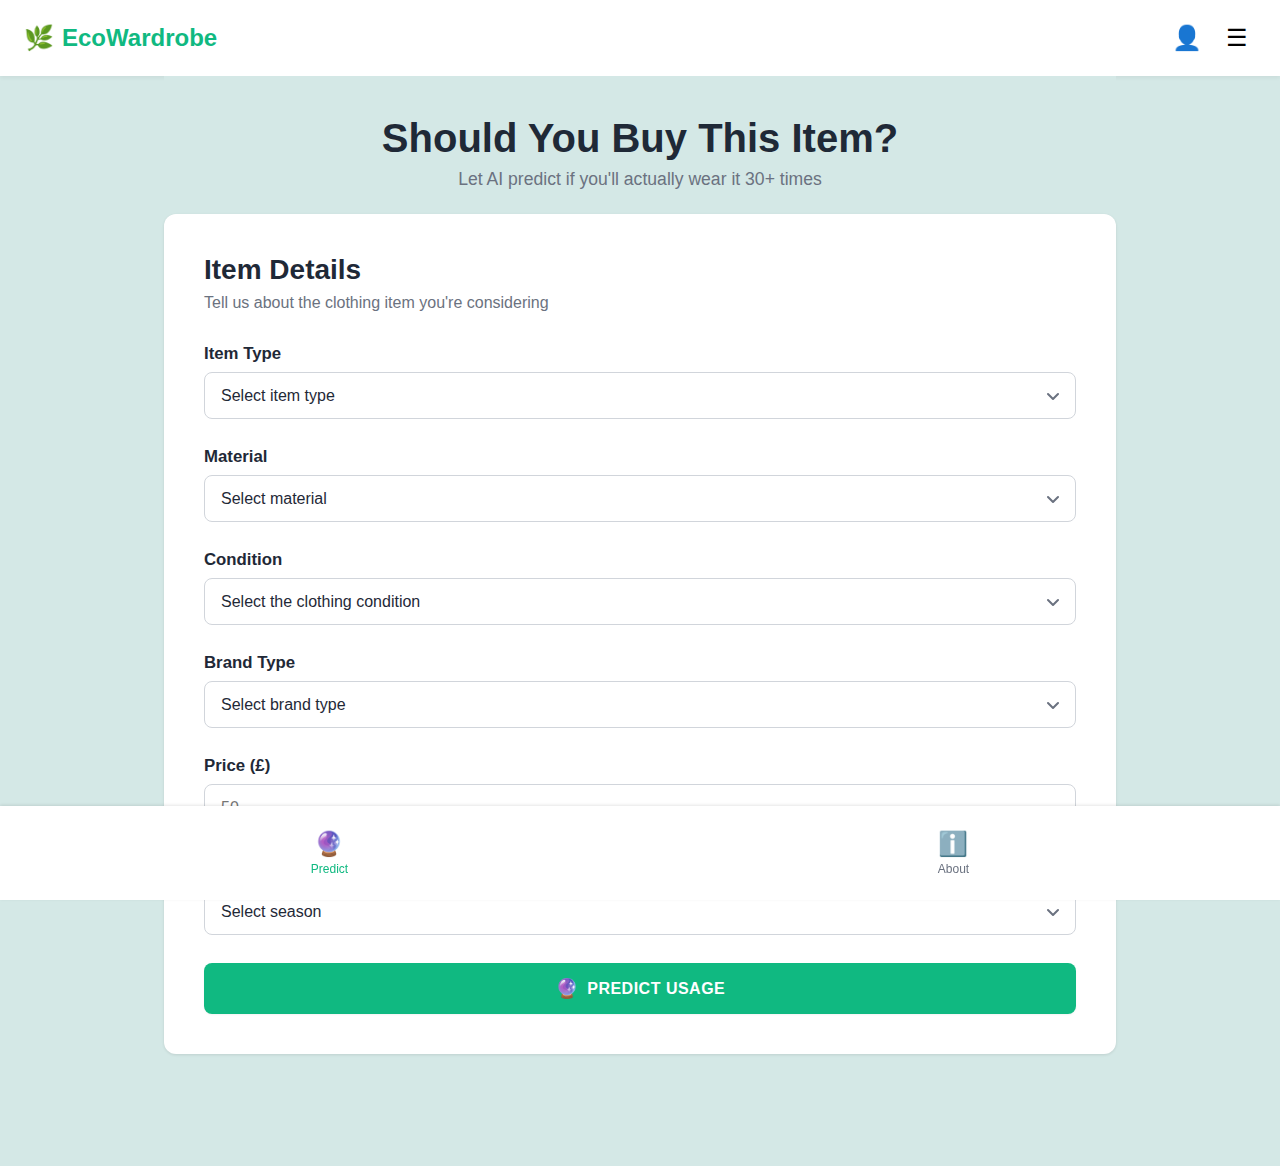
<file: gh-pages/index.html>
<!DOCTYPE html>
<html lang="en">
<head>
    <meta charset="UTF-8">
    <meta name="viewport" content="width=device-width, initial-scale=1.0">
    <title>EcoWardrobe - Should You Buy This?</title>
    <link rel="stylesheet" href="styles.css">
</head>
<body>
    <!-- Header -->
    <header>
        <div class="logo">
            <div class="logo-icon">🌿</div>
            <h1>EcoWardrobe</h1>
        </div>
        <div class="header-actions">
            <button class="icon-btn">👤</button>
            <button class="icon-btn menu-btn">☰</button>
        </div>
    </header>

    <!-- Main Content -->
    <main class="container">
        <!-- Hero Section -->
        <div class="hero">
            <h2>Should You Buy This Item?</h2>
            <p class="subtitle">Let AI predict if you'll actually wear it 30+ times</p>
        </div>

        <!-- Form Card -->
        <div class="card">
            <div class="card-header">
                <h3>Item Details</h3>
                <p class="text-muted">Tell us about the clothing item you're considering</p>
            </div>

            <form action="result.html" method="GET" id="predictionForm" class="prediction-form">
                <!-- Two Column Grid -->
                <div class="form-grid">
                    
                    <!-- Left Column -->
                    <div class="form-column">
                        
                        <!-- Item Type -->
                        <div class="form-group">
                            <label for="Clothing_Type">
                                <span class="label-number">1.</span> Item Type
                            </label>
                            <select id="item_type" name="item_type" required>
                                <option value="">Select item type</option>
                                <option value="Tshirt">T-Shirt</option>
                                <option value="Jacket">Jacket</option>
                                <option value="Jeans">Jeans</option>
                                <option value="Sweater">Sweater</option>
                                <option value="Dress">Dress</option>
                                <option value="Shorts">Short</option>
                                <option value="Coat">Coat</option>
                                <option value="Blouse">Blouse</option>
                                <option value="Hoodie">Hoodie</option>
                            </select>
                        </div>

                        <!-- Material -->
                        <div class="form-group">
                            <label for="Material">
                                <span class="label-number">2.</span> Material
                            </label>
                            <select id="Material" name="Material" required>
                                <option value="">Select material</option>
                                <option value="recycled_polyester">Recycled Polyester</option>
                                <option value="hemp">Hemp</option>
                                <option value="bamboo_fabric">Bamboo Fabric</option>
                                <option value="organic_cotton">Organic Cotton 🌿</option>
                                <option value="tencel">Tencel</option>
                                <option value="vegan_leather">Vegan Leather</option>
                            </select>
                        </div>

                        <!-- Condition -->
                        <div class="form-group">
                            <label for="condition">
                                <span class="label-number">3.</span> Condition
                            </label>
                            <select id="Condition" name="Condition" required>
                                <option value="">Select the clothing condition</option>
                                <option value="New">New</option>
                                <option value="Old">Old</option>
                                <option value="Good">Good</option>
                            </select>
                        </div>

                        <!-- Brand Type -->
                        <div class="form-group">
                            <label for="brand_type">
                                <span class="label-number">4.</span> Brand Type
                            </label>
                            <select id="brand_type" name="brand_type" required>
                                <option value="">Select brand type</option>
                                <option value="fast_fashion">Fast Fashion (Zara, H&M, Shein)</option>
                                <option value="mid_range">Mid-Range (COS, Mango, Uniqlo)</option>
                                <option value="sustainable">Sustainable (Patagonia, Everlane)</option>
                            </select>
                        </div>

                        <!-- Price -->
                        <div class="form-group">
                            <label for="price">
                                <span class="label-number">5.</span> Price (£)
                            </label>
                            <input type="number" id="price" name="price" placeholder="50" min="1" required>
                        </div>

                    </div>

                    <!-- Right Column -->
                    <div class="form-column">

                        <!-- Season -->
                        <div class="form-group">
                            <label for="Seasonality">
                                <span class="label-number">6.</span> Seasonality of the Clothing Type
                            </label>
                            <select id="Seasonality" name="Seasonality" required>
                                <option value="">Select season</option>
                                <option value="Spring">Spring 🌸</option>
                                <option value="Summer">Summer ☀️</option>
                                <option value="Fall/Autumn">Fall/Autumn 🍂</option>
                                <option value="Winter">Winter ❄️</option>
                                <option value="All_Season">All-Season</option>
                            </select>
                        </div>

                    </div>
                </div>

                <!-- Submit Button -->
                <button type="submit" class="btn-primary btn-large">
                    <span class="btn-icon">🔮</span>
                    PREDICT USAGE
                </button>
            </form>
        </div>
    </main>

    <!-- Bottom Navigation -->
    <nav class="bottom-nav">
        <a href="index.html" class="nav-item active">
            <span class="nav-icon">🔮</span>
            <span class="nav-label">Predict</span>
        </a>

        <a href="recommend.html" class="nav-item">
            <span class="nav-icon">ℹ️</span>
            <span class="nav-label">About</span>
        </a>
    </nav>
</body>
</html>
</file>
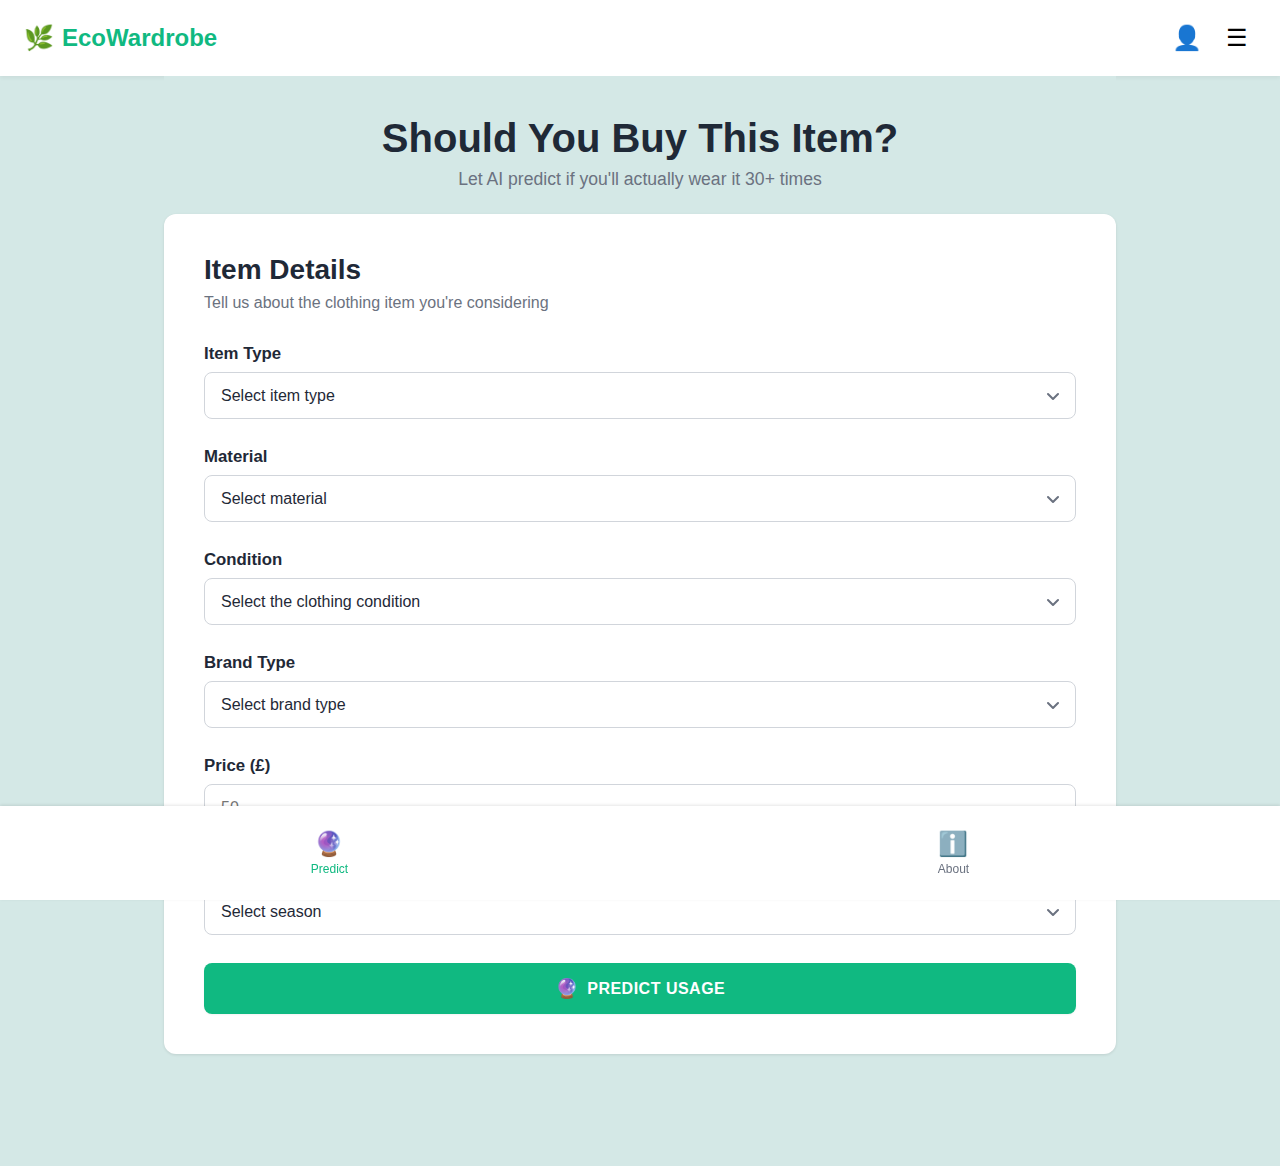
<file: template/index.html>
<!DOCTYPE html>
<html lang="en">
<head>
    <meta charset="UTF-8">
    <meta name="viewport" content="width=device-width, initial-scale=1.0">
    <title>EcoWardrobe - Should You Buy This?</title>
    <link rel="stylesheet" href="/static/styles.css">
</head>
<body>
    <!-- Header -->
    <header>
        <div class="logo">
            <div class="logo-icon">🌿</div>
            <h1>EcoWardrobe</h1>
        </div>
        <div class="header-actions">
            <button class="icon-btn">👤</button>
            <button class="icon-btn menu-btn">☰</button>
        </div>
    </header>

    <!-- Main Content -->
    <main class="container">
        <!-- Hero Section -->
        <div class="hero">
            <h2>Should You Buy This Item?</h2>
            <p class="subtitle">Let AI predict if you'll actually wear it 30+ times</p>
        </div>

        <!-- Form Card -->
        <div class="card">
            <div class="card-header">
                <h3>Item Details</h3>
                <p class="text-muted">Tell us about the clothing item you're considering</p>
            </div>

            <form action="/result" method="GET" id="predictionForm" class="prediction-form">
                <!-- Two Column Grid -->
                <div class="form-grid">
                    
                    <!-- Left Column -->
                    <div class="form-column">
                        
                        <!-- Item Type -->
                        <div class="form-group">
                            <label for="Clothing_Type">
                                <span class="label-number">1.</span> Item Type
                            </label>
                            <select id="item_type" name="item_type" required>
                                <option value="">Select item type</option>
                                <option value="Tshirt">T-Shirt</option>
                                <option value="Jacket">Jacket</option>
                                <option value="Jeans">Jeans</option>
                                <option value="Sweater">Sweater</option>
                                <option value="Dress">Dress</option>
                                <option value="Shorts">Short</option>
                                <option value="Coat">Coat</option>
                                <option value="Blouse">Blouse</option>
                                <option value="Hoodie">Hoodie</option>
                            </select>
                        </div>

                        <!-- Material -->
                        <div class="form-group">
                            <label for="Material">
                                <span class="label-number">2.</span> Material
                            </label>
                            <select id="Material" name="Material" required>
                                <option value="">Select material</option>
                                <option value="recycled_polyester">Recycled Polyester</option>
                                <option value="hemp">Hemp</option>
                                <option value="bamboo_fabric">Bamboo Fabric</option>
                                <option value="organic_cotton">Organic Cotton 🌿</option>
                                <option value="tencel">Tencel</option>
                                <option value="vegan_leather">Vegan Leather</option>
                            </select>
                        </div>

                        <!-- Condition -->
                        <div class="form-group">
                            <label for="condition">
                                <span class="label-number">3.</span> Condition
                            </label>
                            <select id="Condition" name="Condition" required>
                                <option value="">Select the clothing condition</option>
                                <option value="New">New</option>
                                <option value="Old">Old</option>
                                <option value="Good">Good</option>
                            </select>
                        </div>

                        <!-- Brand Type -->
                        <div class="form-group">
                            <label for="brand_type">
                                <span class="label-number">4.</span> Brand Type
                            </label>
                            <select id="brand_type" name="brand_type" required>
                                <option value="">Select brand type</option>
                                <option value="fast_fashion">Fast Fashion (Zara, H&M, Shein)</option>
                                <option value="mid_range">Mid-Range (COS, Mango, Uniqlo)</option>
                                <option value="sustainable">Sustainable (Patagonia, Everlane)</option>
                            </select>
                        </div>

                        <!-- Price -->
                        <div class="form-group">
                            <label for="price">
                                <span class="label-number">5.</span> Price (£)
                            </label>
                            <input type="number" id="price" name="price" placeholder="50" min="1" required>
                        </div>

                    </div>

                    <!-- Right Column -->
                    <div class="form-column">

                        <!-- Season -->
                        <div class="form-group">
                            <label for="Seasonality">
                                <span class="label-number">6.</span> Seasonality of the Clothing Type
                            </label>
                            <select id="Seasonality" name="Seasonality" required>
                                <option value="">Select season</option>
                                <option value="Spring">Spring 🌸</option>
                                <option value="Summer">Summer ☀️</option>
                                <option value="Fall/Autumn">Fall/Autumn 🍂</option>
                                <option value="Winter">Winter ❄️</option>
                                <option value="All_Season">All-Season</option>
                            </select>
                        </div>

                    </div>
                </div>

                <!-- Submit Button -->
                <button type="submit" class="btn-primary btn-large">
                    <span class="btn-icon">🔮</span>
                    PREDICT USAGE
                </button>
            </form>
        </div>
    </main>

    <!-- Bottom Navigation -->
    <nav class="bottom-nav">
        <a href="/" class="nav-item active">
            <span class="nav-icon">🔮</span>
            <span class="nav-label">Predict</span>
        </a>

        <a href="/recommend" class="nav-item">
            <span class="nav-icon">ℹ️</span>
            <span class="nav-label">About</span>
        </a>
    </nav>
</body>
</html>
</file>
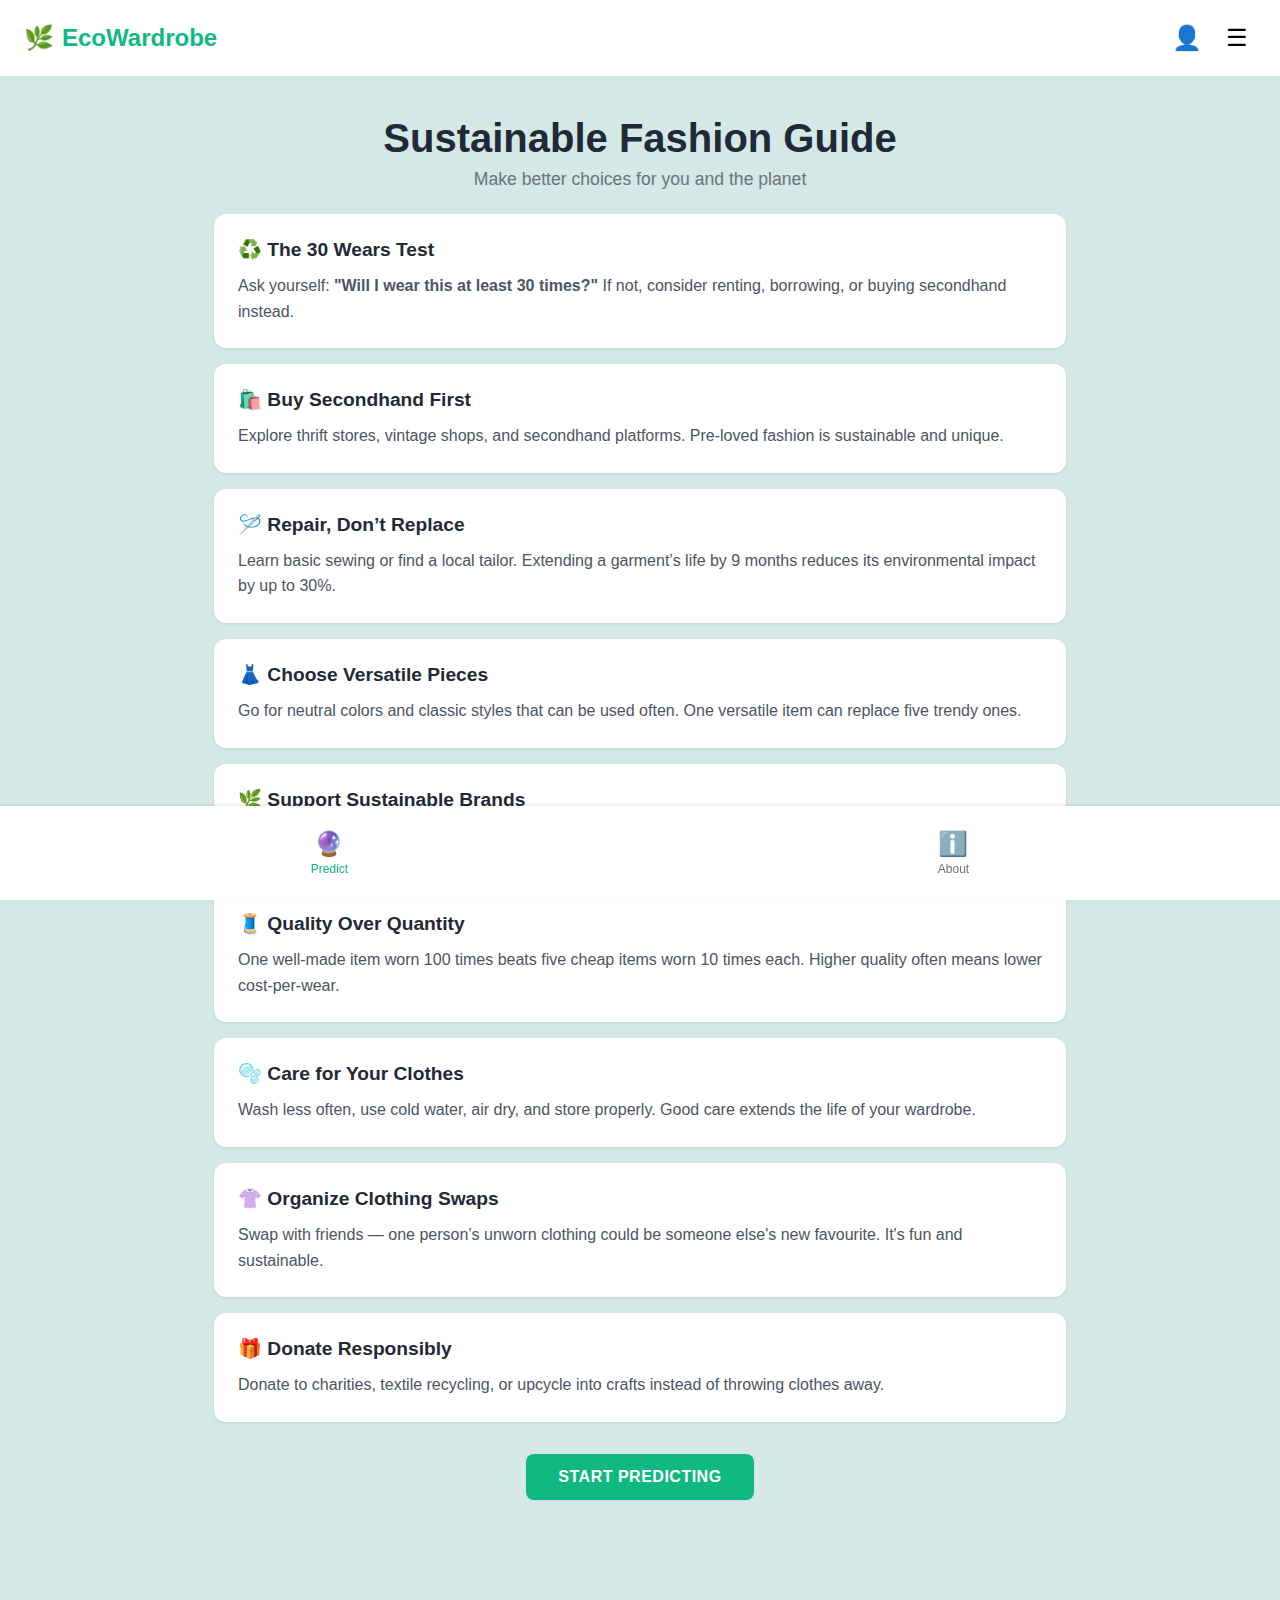
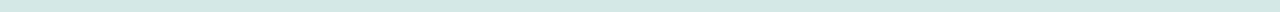
<file: gh-pages/recommend.html>
<!DOCTYPE html>
<html lang="en">
<head>
    <meta charset="UTF-8">
    <meta name="viewport" content="width=device-width, initial-scale=1.0">
    <title>Ecowardrobe-Sustainable Fashion Guide</title>
    <link rel="stylesheet" href="styles.css">
</head>

<body class="guide-body">

    <!-- Header -->
    <header>
        <div class="logo">
            <div class="logo-icon">🌿</div>
            <h1>EcoWardrobe</h1>
        </div>
        <div class="header-actions">
            <button class="icon-btn">👤</button>
            <button class="icon-btn menu-btn">☰</button>
        </div>
    </header>

    <section class="page-title-container">
        <h2 class="page-title">Sustainable Fashion Guide</h2>
        <p class="guide-subtitle">Make better choices for you and the planet</p>
    </section>

    <!-- MAIN CONTENT -->
    <main class="guide-container">

        <div class="guide-card">
            <h3>♻️ The 30 Wears Test</h3>
            <p>Ask yourself: <strong>"Will I wear this at least 30 times?"</strong> If not, consider renting, borrowing, or buying secondhand instead.</p>
        </div>

        <div class="guide-card">
            <h3>🛍️ Buy Secondhand First</h3>
            <p>Explore thrift stores, vintage shops, and secondhand platforms. Pre-loved fashion is sustainable and unique.</p>
        </div>

        <div class="guide-card">
            <h3>🪡 Repair, Don’t Replace</h3>
            <p>Learn basic sewing or find a local tailor. Extending a garment’s life by 9 months reduces its environmental impact by up to 30%.</p>
        </div>

        <div class="guide-card">
            <h3>👗 Choose Versatile Pieces</h3>
            <p>Go for neutral colors and classic styles that can be used often. One versatile item can replace five trendy ones.</p>
        </div>

        <div class="guide-card">
            <h3>🌿 Support Sustainable Brands</h3>
            <p>Look for certifications like GOTS, Fair Trade, or B Corp. Support companies that prioritise ethical production.</p>
        </div>

        <div class="guide-card">
            <h3>🧵 Quality Over Quantity</h3>
            <p>One well-made item worn 100 times beats five cheap items worn 10 times each. Higher quality often means lower cost-per-wear.</p>
        </div>

        <div class="guide-card">
            <h3>🫧 Care for Your Clothes</h3>
            <p>Wash less often, use cold water, air dry, and store properly. Good care extends the life of your wardrobe.</p>
        </div>

        <div class="guide-card">
            <h3>👚 Organize Clothing Swaps</h3>
            <p>Swap with friends — one person’s unworn clothing could be someone else's new favourite. It's fun and sustainable.</p>
        </div>

        <div class="guide-card">
            <h3>🎁 Donate Responsibly</h3>
            <p>Donate to charities, textile recycling, or upcycle into crafts instead of throwing clothes away.</p>
        </div>

        <div class="center-btn">
            <a href="index.html" class="btn-primary">Start Predicting</a>
        </div>

    </main>

    <!-- Bottom Navigation -->
    <nav class="bottom-nav">
        <a href="index.html" class="nav-item active">
            <span class="nav-icon">🔮</span>
            <span class="nav-label">Predict</span>
        </a>

        <a href="recommend.html" class="nav-item">
            <span class="nav-icon">ℹ️</span>
            <span class="nav-label">About</span>
        </a>
    </nav>

</body>
</html>
</file>
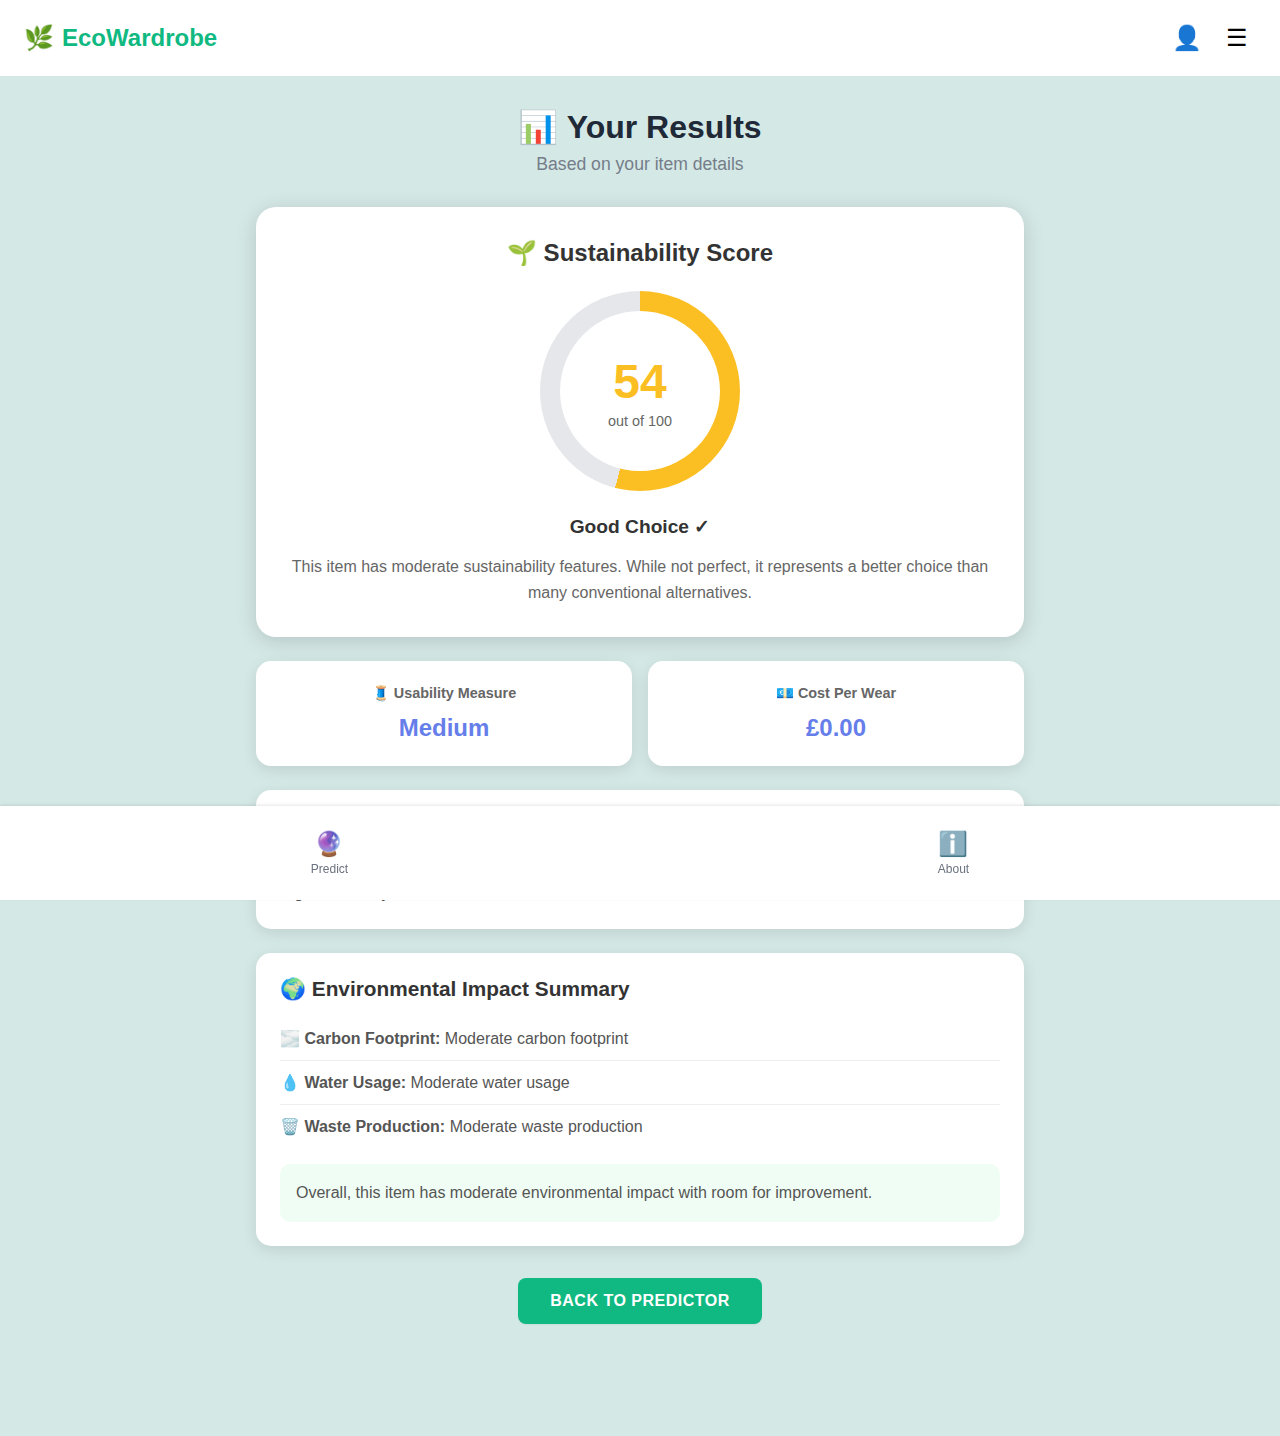
<file: gh-pages/result.html>
<!DOCTYPE html>
<html lang="en">
<head>
    <meta charset="UTF-8">
    <meta name="viewport" content="width=device-width, initial-scale=1.0">
    <title>EcoWardrobe – Results</title>
    <link rel="stylesheet" href="styles.css">
    <style>
        .results-title-container {
            text-align: center;
            padding: 2rem 1rem;
            color: white;
        }

        .results-title {
            font-size: 2rem;
            margin-bottom: 0.5rem;
        }

        .results-subtitle {
            opacity: 0.9;
        }

        .results-container {
            max-width: 800px;
            margin: 0 auto;
            padding: 0 1rem 2rem;
        }

        /* Sustainability Score - BIG CIRCLE */
        .sustainability-score-section {
            background: white;
            border-radius: 20px;
            padding: 2rem;
            margin-bottom: 1.5rem;
            box-shadow: 0 4px 20px rgba(0,0,0,0.15);
            text-align: center;
        }

        .sustainability-score-section h2 {
            color: #333;
            margin-bottom: 1.5rem;
            font-size: 1.5rem;
        }

        .score-circle {
            width: 200px;
            height: 200px;
            margin: 0 auto 1.5rem;
            position: relative;
        }

        .score-ring {
            width: 100%;
            height: 100%;
            border-radius: 50%;
            background: conic-gradient(
                #4ade80 0deg,
                #4ade80 calc(var(--score) * 3.6deg),
                #e5e7eb calc(var(--score) * 3.6deg),
                #e5e7eb 360deg
            );
            display: flex;
            align-items: center;
            justify-content: center;
            position: relative;
        }

        .score-inner {
            width: 160px;
            height: 160px;
            background: white;
            border-radius: 50%;
            display: flex;
            flex-direction: column;
            align-items: center;
            justify-content: center;
        }

        .score-number {
            font-size: 3rem;
            font-weight: bold;
            color: #4ade80;
        }

        .score-label {
            font-size: 0.9rem;
            color: #666;
            margin-top: 0.25rem;
        }

        .score-rating {
            font-size: 1.2rem;
            font-weight: 600;
            color: #333;
            margin-bottom: 1rem;
        }

        .score-description {
            color: #666;
            line-height: 1.6;
        }

        /* Top Boxes */
        .top-boxes {
            display: grid;
            grid-template-columns: 1fr 1fr;
            gap: 1rem;
            margin-bottom: 1.5rem;
        }

        .result-box {
            background: white;
            border-radius: 15px;
            padding: 1.5rem;
            text-align: center;
            box-shadow: 0 4px 15px rgba(0,0,0,0.1);
        }

        .result-box h3 {
            font-size: 0.9rem;
            color: #666;
            margin-bottom: 0.75rem;
        }

        .result-value {
            font-size: 1.5rem;
            font-weight: bold;
            color: #667eea;
        }

        /* Section Blocks */
        .section-block {
            background: white;
            border-radius: 15px;
            padding: 1.5rem;
            margin-bottom: 1.5rem;
            box-shadow: 0 4px 15px rgba(0,0,0,0.1);
        }

        .section-block h2 {
            color: #333;
            margin-bottom: 1rem;
            font-size: 1.3rem;
        }

        .section-block p {
            color: #555;
            line-height: 1.6;
        }

        .impact-list {
            list-style: none;
            margin-bottom: 1rem;
        }

        .impact-list li {
            padding: 0.75rem 0;
            color: #555;
            border-bottom: 1px solid #eee;
        }

        .impact-list li:last-child {
            border-bottom: none;
        }

        .impact-conclusion {
            background: #f0fdf4;
            padding: 1rem;
            border-radius: 10px;
            color: #166534;
            margin-top: 1rem;
        }

        .btn-container {
            text-align: center;
            margin-top: 2rem;
        }

        @media (max-width: 600px) {
            .top-boxes {
                grid-template-columns: 1fr;
            }
            
            .score-circle {
                width: 180px;
                height: 180px;
            }
            
            .score-inner {
                width: 140px;
                height: 140px;
            }
            
            .score-number {
                font-size: 2.5rem;
            }
        }
    </style>
</head>
<body>
    <!-- Header -->
    <header>
        <div class="logo">
            <div class="logo-icon">🌿</div>
            <h1>EcoWardrobe</h1>
        </div>
        <div class="header-actions">
            <button class="icon-btn">👤</button>
            <button class="icon-btn menu-btn">☰</button>
        </div>
    </header>

    <!-- RESULTS TITLE -->
    <section class="results-title-container">
        <h2 class="results-title">📊 Your Results</h2>
        <p class="results-subtitle">Based on your item details</p>
    </section>

    <main class="results-container">
        <!-- SUSTAINABILITY SCORE -->
        <section class="sustainability-score-section">
            <h2>🌱 Sustainability Score</h2>
            <div class="score-circle">
                <div class="score-ring" id="scoreRing">
                    <div class="score-inner">
                        <div class="score-number" id="scoreNumber">0</div>
                        <div class="score-label">out of 100</div>
                    </div>
                </div>
            </div>
            <div class="score-rating" id="scoreRating">Calculating...</div>
            <p class="score-description" id="scoreDescription">
                We're analyzing your item's environmental impact...
            </p>
        </section>

        <!-- TOP BOXES -->
        <section class="top-boxes">
            <div class="result-box">
                <h3>🧵 Usability Measure</h3>
                <p class="result-value" id="usabilityValue">—</p>
            </div>
            <div class="result-box">
                <h3>💶 Cost Per Wear</h3>
                <p class="result-value" id="cpwValue">£—</p>
            </div>
        </section>

        <!-- RECOMMENDATION -->
        <section class="section-block">
            <h2>✨ Our Recommendation</h2>
            <p id="recommendationText">
                Analyzing your item...
            </p>
        </section>

        <!-- IMPACT SUMMARY -->
        <section class="section-block">
            <h2>🌍 Environmental Impact Summary</h2>
            <ul class="impact-list">
                <li id="carbonImpact">🌫️ <strong>Carbon Footprint:</strong> Calculating...</li>
                <li id="waterImpact">💧 <strong>Water Usage:</strong> Calculating...</li>
                <li id="wasteImpact">🗑️ <strong>Waste Production:</strong> Calculating...</li>
            </ul>
            <p class="impact-conclusion" id="impactConclusion">
                Analyzing overall impact...
            </p>
        </section>

        <!-- BUTTON -->
        <div class="btn-container">
            <a href="index.html" class="btn-primary">Back to Predictor</a>
        </div>
    </main>

    <!-- Bottom Navigation -->
    <nav class="bottom-nav">
        <a href="index.html" class="nav-item">
            <span class="nav-icon">🔮</span>
            <span class="nav-label">Predict</span>
        </a>
        <a href="recommend.html" class="nav-item">
            <span class="nav-icon">ℹ️</span>
            <span class="nav-label">About</span>
        </a>
    </nav>

    <script>
        // Get URL parameters
        const urlParams = new URLSearchParams(window.location.search);
        const itemType = urlParams.get('item_type') || '';
        const material = urlParams.get('Material') || '';
        const condition = urlParams.get('Condition') || '';
        const brandType = urlParams.get('brand_type') || '';
        const price = parseFloat(urlParams.get('price')) || 0;
        const seasonality = urlParams.get('Seasonality') || '';

        // FIXED: Calculate Sustainability Score (0-100) with proper weighting
        function calculateSustainabilityScore() {
            let score = 0;

            // Material Score (0-35 points) - Most important
            const materialScores = {
                'organic_cotton': 35,
                'hemp': 33,
                'bamboo_fabric': 30,
                'tencel': 28,
                'recycled_polyester': 25,
                'vegan_leather': 18
            };
            score += materialScores[material] || 20;

            // Brand Type Score (0-30 points)
            const brandScores = {
                'sustainable': 30,
                'mid_range': 18,
                'fast_fashion': 8
            };
            score += brandScores[brandType] || 15;

            // Condition Score (0-20 points)
            const conditionScores = {
                'Old': 20,      // Reusing old clothes is best
                'Good': 15,     // Good condition
                'New': 10       // New has higher impact
            };
            score += conditionScores[condition] || 12;

            // Seasonality (0-10 points)
            if (seasonality === 'All_Season') {
                score += 10;
            } else {
                score += 5;
            }

            // Price consideration (0-5 points)
            // Mid-range prices often indicate better quality
            if (price >= 40 && price <= 120) {
                score += 5;
            } else if (price > 120) {
                score += 3;
            } else {
                score += 2;
            }

            // Cap at 100
            return Math.min(Math.round(score), 100);
        }

        // Get rating text based on score
        function getRating(score) {
            if (score >= 80) return 'Excellent Choice! 🌟';
            if (score >= 65) return 'Very Good 👍';
            if (score >= 50) return 'Good Choice ✓';
            if (score >= 35) return 'Fair Choice';
            return 'Consider Alternatives';
        }

        // Get description based on score
        function getDescription(score) {
            if (score >= 80) {
                return 'This item has exceptional sustainability credentials. It combines eco-friendly materials, ethical production, and long-term value. A truly responsible choice!';
            }
            if (score >= 65) {
                return 'This is a solid sustainable choice with good environmental credentials. It balances quality, ethics, and practicality well.';
            }
            if (score >= 50) {
                return 'This item has moderate sustainability features. While not perfect, it represents a better choice than many conventional alternatives.';
            }
            if (score >= 35) {
                return 'This item has some sustainability concerns. Consider if there are better alternatives or if you will use it frequently enough to justify the purchase.';
            }
            return 'This item scores lower on sustainability metrics. We recommend exploring secondhand options or more sustainable alternatives.';
        }

        // Calculate usability and cost per wear
        const usabilityRatings = ['High', 'Medium', 'Low'];
        const usability = usabilityRatings[Math.floor(Math.random() * usabilityRatings.length)];
        
        const estimatedWears = usability === 'High' ? 50 : usability === 'Medium' ? 30 : 15;
        const costPerWear = (price / estimatedWears).toFixed(2);

        // Get recommendation text
        function getRecommendation(score, usability) {
            if (score >= 65 && usability === 'High') {
                return '✅ <strong>We recommend buying this item!</strong> It scores high on sustainability and you\'re likely to wear it frequently. This is a smart, eco-conscious purchase.';
            }
            if (score >= 50 && usability !== 'Low') {
                return '✅ <strong>This is a reasonable purchase.</strong> The item has decent sustainability credentials and should see regular use in your wardrobe.';
            }
            if (score < 50 || usability === 'Low') {
                return '⚠️ <strong>Consider carefully before buying.</strong> Either the sustainability score is lower, or you may not wear it often. Could you find a secondhand version or choose a more sustainable alternative?';
            }
            return 'Consider whether this item truly fits your needs and values.';
        }

        // Get impact details
        function getImpactDetails(material, brandType) {
            const impacts = {
                carbon: {
                    'organic_cotton': 'Low carbon footprint',
                    'hemp': 'Very low carbon footprint',
                    'bamboo_fabric': 'Low carbon footprint',
                    'tencel': 'Low carbon footprint',
                    'recycled_polyester': 'Moderate carbon footprint',
                    'vegan_leather': 'Moderate to high carbon footprint'
                },
                water: {
                    'organic_cotton': 'Moderate water usage',
                    'hemp': 'Very low water usage',
                    'bamboo_fabric': 'Low water usage',
                    'tencel': 'Low water usage',
                    'recycled_polyester': 'Low water usage',
                    'vegan_leather': 'Moderate water usage'
                },
                waste: {
                    'sustainable': 'Minimal waste production',
                    'mid_range': 'Moderate waste production',
                    'fast_fashion': 'Higher waste production'
                }
            };

            return {
                carbon: impacts.carbon[material] || 'Moderate carbon footprint',
                water: impacts.water[material] || 'Moderate water usage',
                waste: impacts.waste[brandType] || 'Moderate waste production'
            };
        }

        // Calculate and display results
        const score = calculateSustainabilityScore();
        const rating = getRating(score);
        const description = getDescription(score);
        const recommendation = getRecommendation(score, usability);
        const impacts = getImpactDetails(material, brandType);

        // Update the page
        document.getElementById('scoreNumber').textContent = score;
        document.getElementById('scoreRating').textContent = rating;
        document.getElementById('scoreDescription').textContent = description;
        document.getElementById('scoreRing').style.setProperty('--score', score);

        // Update color based on score
        const scoreRing = document.getElementById('scoreRing');
        const scoreNumber = document.getElementById('scoreNumber');
        if (score >= 65) {
            scoreRing.style.background = `conic-gradient(#4ade80 0deg, #4ade80 ${score * 3.6}deg, #e5e7eb ${score * 3.6}deg, #e5e7eb 360deg)`;
            scoreNumber.style.color = '#4ade80';
        } else if (score >= 50) {
            scoreRing.style.background = `conic-gradient(#fbbf24 0deg, #fbbf24 ${score * 3.6}deg, #e5e7eb ${score * 3.6}deg, #e5e7eb 360deg)`;
            scoreNumber.style.color = '#fbbf24';
        } else {
            scoreRing.style.background = `conic-gradient(#f87171 0deg, #f87171 ${score * 3.6}deg, #e5e7eb ${score * 3.6}deg, #e5e7eb 360deg)`;
            scoreNumber.style.color = '#f87171';
        }

        document.getElementById('usabilityValue').textContent = usability;
        document.getElementById('cpwValue').textContent = `£${costPerWear}`;
        document.getElementById('recommendationText').innerHTML = recommendation;

        document.getElementById('carbonImpact').innerHTML = `🌫️ <strong>Carbon Footprint:</strong> ${impacts.carbon}`;
        document.getElementById('waterImpact').innerHTML = `💧 <strong>Water Usage:</strong> ${impacts.water}`;
        document.getElementById('wasteImpact').innerHTML = `🗑️ <strong>Waste Production:</strong> ${impacts.waste}`;

        const conclusionText = score >= 65
            ? 'Overall, this item is a significantly more sustainable option than most conventional alternatives.'
            : score >= 50
            ? 'Overall, this item has moderate environmental impact with room for improvement.'
            : 'Consider exploring more sustainable alternatives or secondhand options.';
        
        document.getElementById('impactConclusion').textContent = conclusionText;
    </script>
</body>
</html>
</file>
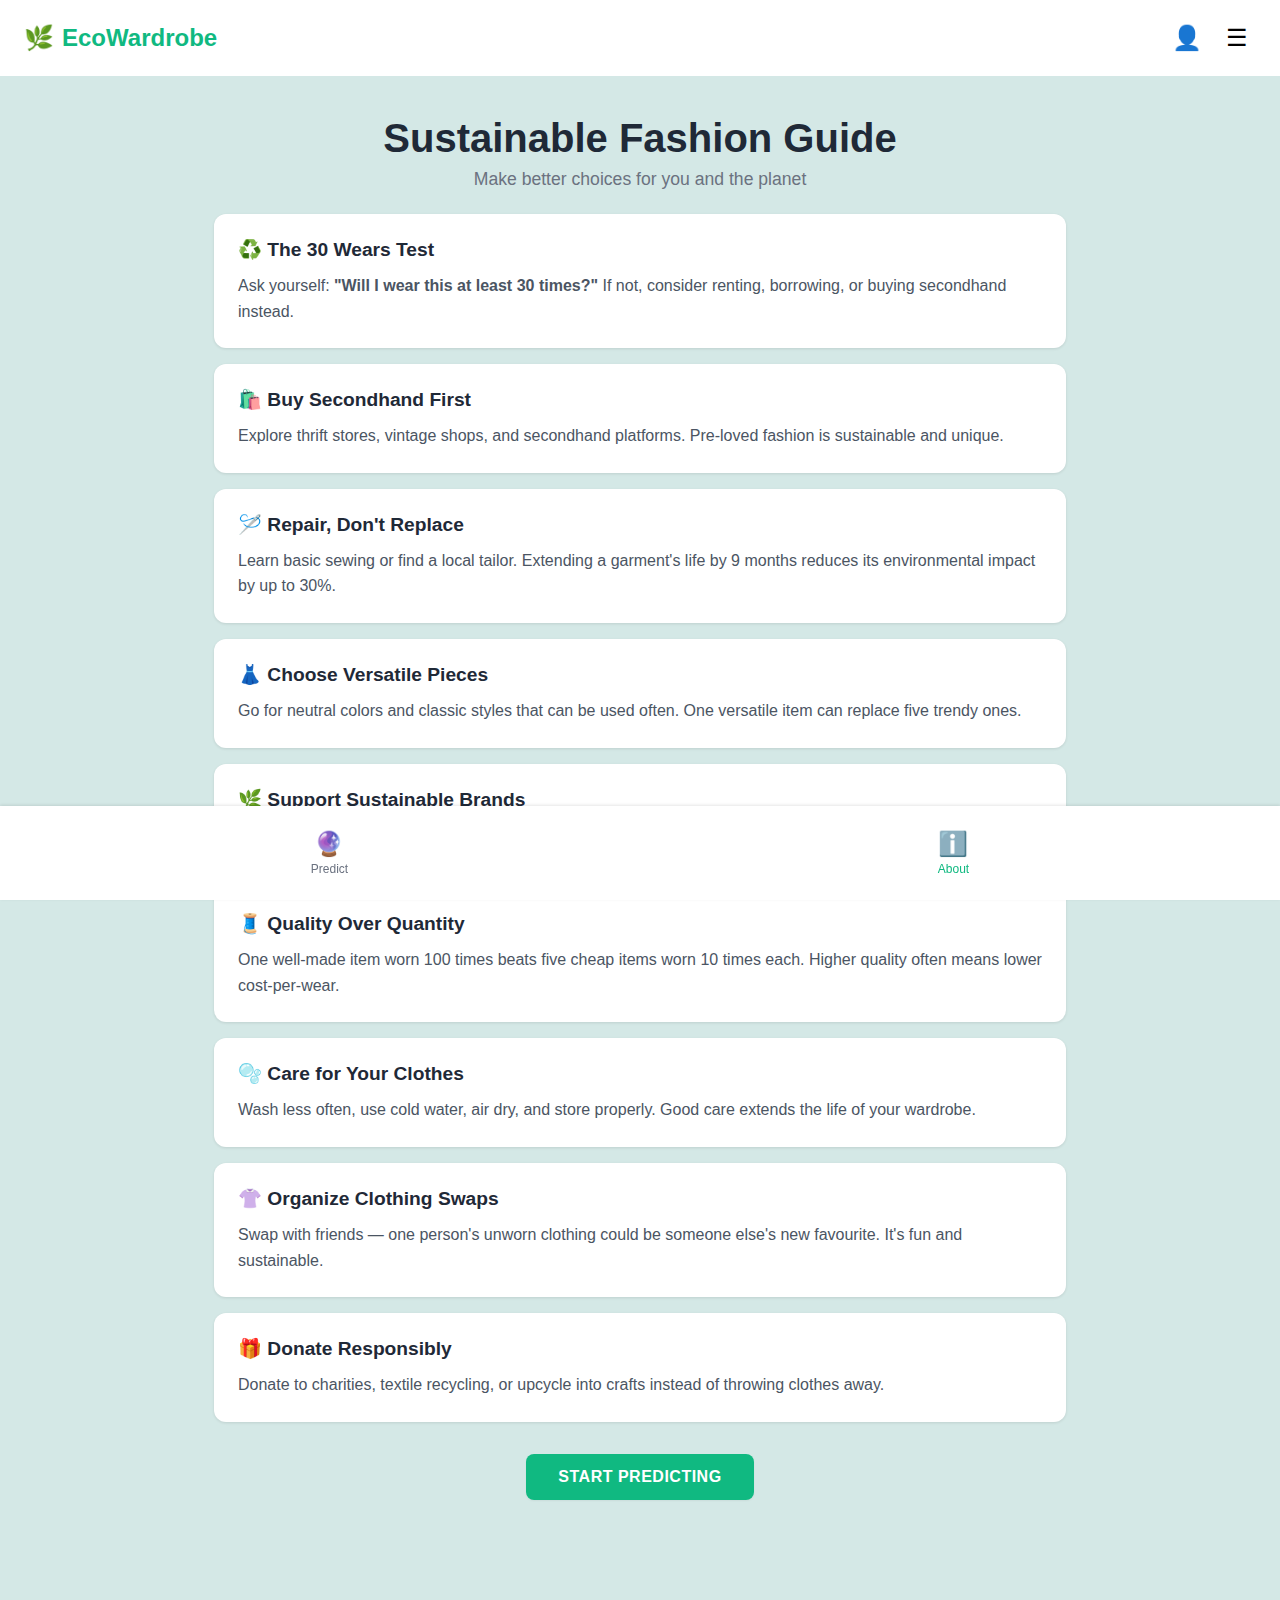
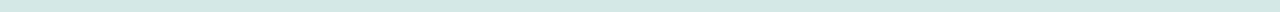
<file: template/recommend.html>
<!DOCTYPE html>
<html lang="en">
<head>
    <meta charset="UTF-8">
    <meta name="viewport" content="width=device-width, initial-scale=1.0">
    <title>Ecowardrobe-Sustainable Fashion Guide</title>
    <link rel="stylesheet" href="/static/styles.css">
</head>

<body class="guide-body">

    <!-- Header -->
    <header>
        <div class="logo">
            <div class="logo-icon">🌿</div>
            <h1>EcoWardrobe</h1>
        </div>
        <div class="header-actions">
            <button class="icon-btn">👤</button>
            <button class="icon-btn menu-btn">☰</button>
        </div>
    </header>

    <section class="page-title-container">
        <h2 class="page-title">Sustainable Fashion Guide</h2>
        <p class="guide-subtitle">Make better choices for you and the planet</p>
    </section>

    <!-- MAIN CONTENT -->
    <main class="guide-container">

        <div class="guide-card">
            <h3>♻️ The 30 Wears Test</h3>
            <p>Ask yourself: <strong>"Will I wear this at least 30 times?"</strong> If not, consider renting, borrowing, or buying secondhand instead.</p>
        </div>

        <div class="guide-card">
            <h3>🛍️ Buy Secondhand First</h3>
            <p>Explore thrift stores, vintage shops, and secondhand platforms. Pre-loved fashion is sustainable and unique.</p>
        </div>

        <div class="guide-card">
            <h3>🪡 Repair, Don't Replace</h3>
            <p>Learn basic sewing or find a local tailor. Extending a garment's life by 9 months reduces its environmental impact by up to 30%.</p>
        </div>

        <div class="guide-card">
            <h3>👗 Choose Versatile Pieces</h3>
            <p>Go for neutral colors and classic styles that can be used often. One versatile item can replace five trendy ones.</p>
        </div>

        <div class="guide-card">
            <h3>🌿 Support Sustainable Brands</h3>
            <p>Look for certifications like GOTS, Fair Trade, or B Corp. Support companies that prioritise ethical production.</p>
        </div>

        <div class="guide-card">
            <h3>🧵 Quality Over Quantity</h3>
            <p>One well-made item worn 100 times beats five cheap items worn 10 times each. Higher quality often means lower cost-per-wear.</p>
        </div>

        <div class="guide-card">
            <h3>🫧 Care for Your Clothes</h3>
            <p>Wash less often, use cold water, air dry, and store properly. Good care extends the life of your wardrobe.</p>
        </div>

        <div class="guide-card">
            <h3>👚 Organize Clothing Swaps</h3>
            <p>Swap with friends — one person's unworn clothing could be someone else's new favourite. It's fun and sustainable.</p>
        </div>

        <div class="guide-card">
            <h3>🎁 Donate Responsibly</h3>
            <p>Donate to charities, textile recycling, or upcycle into crafts instead of throwing clothes away.</p>
        </div>

        <div class="center-btn">
            <a href="/" class="btn-primary">Start Predicting</a>
        </div>

    </main>

    <!-- Bottom Navigation -->
    <nav class="bottom-nav">
        <a href="/" class="nav-item">
            <span class="nav-icon">🔮</span>
            <span class="nav-label">Predict</span>
        </a>

        <a href="/recommend" class="nav-item active">
            <span class="nav-icon">ℹ️</span>
            <span class="nav-label">About</span>
        </a>
    </nav>

</body>
</html>
</file>
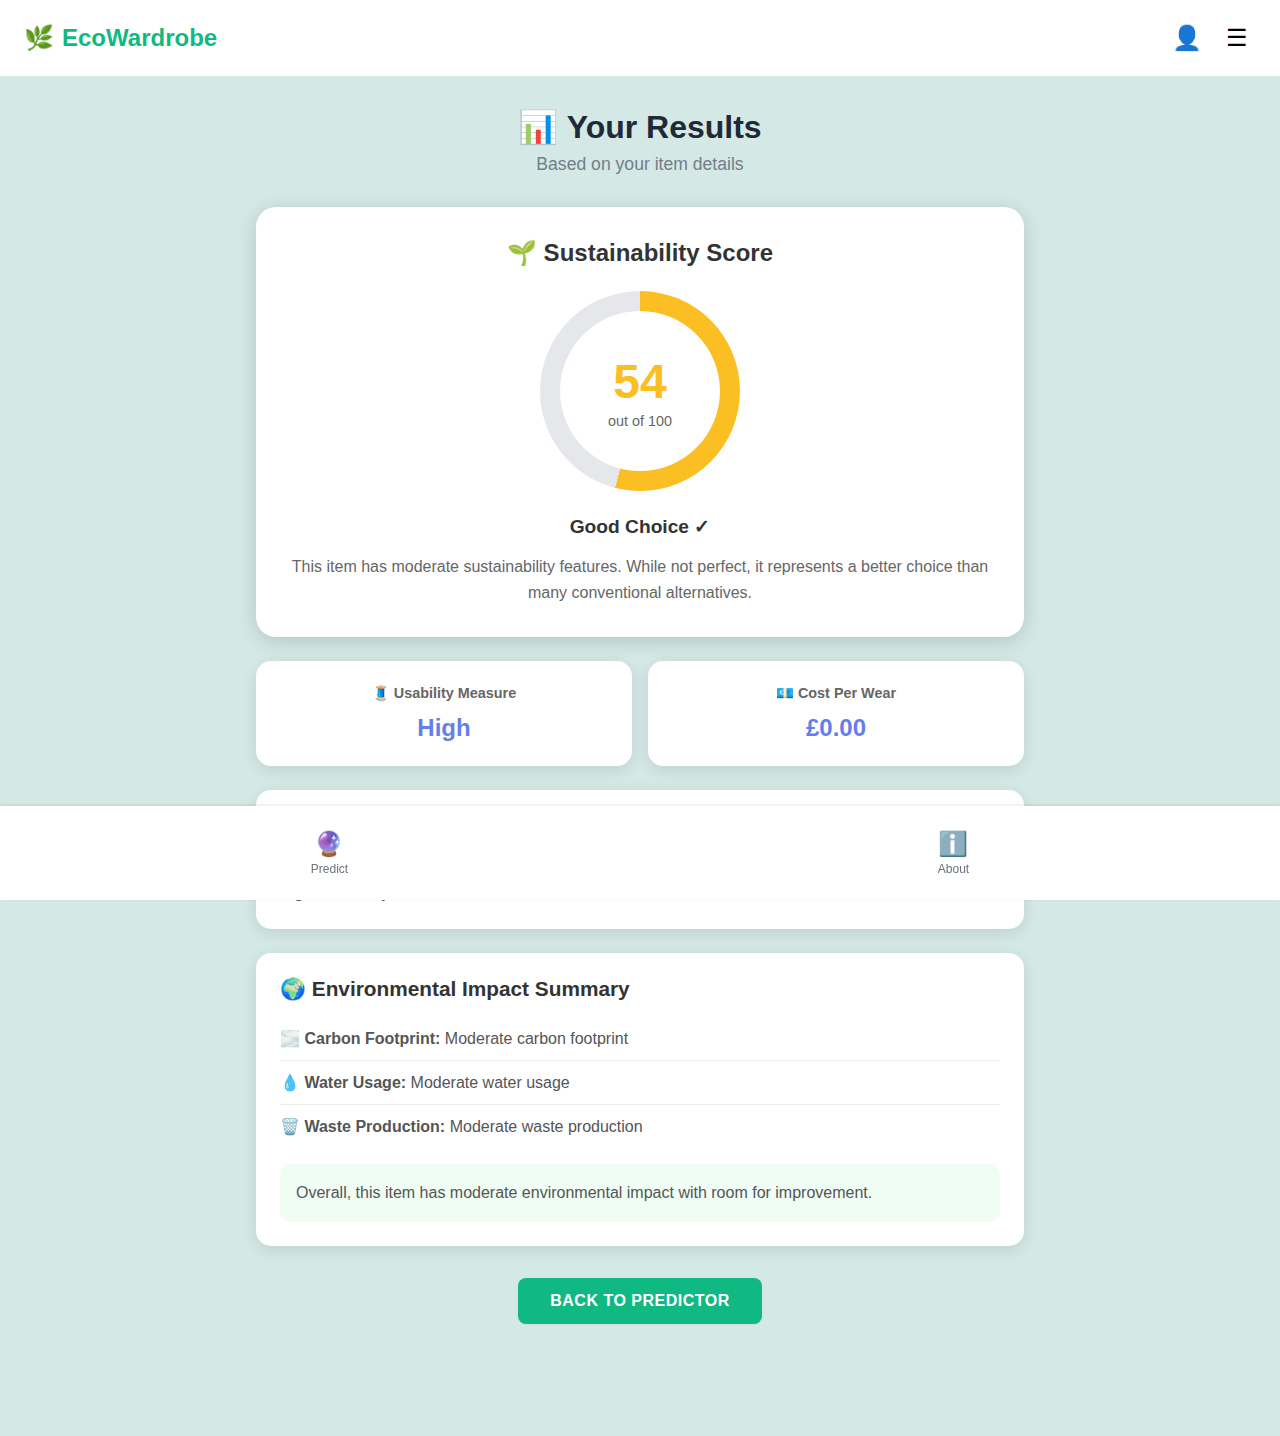
<file: template/result.html>
<!DOCTYPE html>
<html lang="en">
<head>
    <meta charset="UTF-8">
    <meta name="viewport" content="width=device-width, initial-scale=1.0">
    <title>EcoWardrobe – Results</title>
    <link rel="stylesheet" href="/static/styles.css">
    <style>
        .results-title-container {
            text-align: center;
            padding: 2rem 1rem;
            color: white;
        }

        .results-title {
            font-size: 2rem;
            margin-bottom: 0.5rem;
        }

        .results-subtitle {
            opacity: 0.9;
        }

        .results-container {
            max-width: 800px;
            margin: 0 auto;
            padding: 0 1rem 2rem;
        }

        /* Sustainability Score - BIG CIRCLE */
        .sustainability-score-section {
            background: white;
            border-radius: 20px;
            padding: 2rem;
            margin-bottom: 1.5rem;
            box-shadow: 0 4px 20px rgba(0,0,0,0.15);
            text-align: center;
        }

        .sustainability-score-section h2 {
            color: #333;
            margin-bottom: 1.5rem;
            font-size: 1.5rem;
        }

        .score-circle {
            width: 200px;
            height: 200px;
            margin: 0 auto 1.5rem;
            position: relative;
        }

        .score-ring {
            width: 100%;
            height: 100%;
            border-radius: 50%;
            background: conic-gradient(
                #4ade80 0deg,
                #4ade80 calc(var(--score) * 3.6deg),
                #e5e7eb calc(var(--score) * 3.6deg),
                #e5e7eb 360deg
            );
            display: flex;
            align-items: center;
            justify-content: center;
            position: relative;
        }

        .score-inner {
            width: 160px;
            height: 160px;
            background: white;
            border-radius: 50%;
            display: flex;
            flex-direction: column;
            align-items: center;
            justify-content: center;
        }

        .score-number {
            font-size: 3rem;
            font-weight: bold;
            color: #4ade80;
        }

        .score-label {
            font-size: 0.9rem;
            color: #666;
            margin-top: 0.25rem;
        }

        .score-rating {
            font-size: 1.2rem;
            font-weight: 600;
            color: #333;
            margin-bottom: 1rem;
        }

        .score-description {
            color: #666;
            line-height: 1.6;
        }

        /* Top Boxes */
        .top-boxes {
            display: grid;
            grid-template-columns: 1fr 1fr;
            gap: 1rem;
            margin-bottom: 1.5rem;
        }

        .result-box {
            background: white;
            border-radius: 15px;
            padding: 1.5rem;
            text-align: center;
            box-shadow: 0 4px 15px rgba(0,0,0,0.1);
        }

        .result-box h3 {
            font-size: 0.9rem;
            color: #666;
            margin-bottom: 0.75rem;
        }

        .result-value {
            font-size: 1.5rem;
            font-weight: bold;
            color: #667eea;
        }

        /* Section Blocks */
        .section-block {
            background: white;
            border-radius: 15px;
            padding: 1.5rem;
            margin-bottom: 1.5rem;
            box-shadow: 0 4px 15px rgba(0,0,0,0.1);
        }

        .section-block h2 {
            color: #333;
            margin-bottom: 1rem;
            font-size: 1.3rem;
        }

        .section-block p {
            color: #555;
            line-height: 1.6;
        }

        .impact-list {
            list-style: none;
            margin-bottom: 1rem;
        }

        .impact-list li {
            padding: 0.75rem 0;
            color: #555;
            border-bottom: 1px solid #eee;
        }

        .impact-list li:last-child {
            border-bottom: none;
        }

        .impact-conclusion {
            background: #f0fdf4;
            padding: 1rem;
            border-radius: 10px;
            color: #166534;
            margin-top: 1rem;
        }

        .btn-container {
            text-align: center;
            margin-top: 2rem;
        }

        @media (max-width: 600px) {
            .top-boxes {
                grid-template-columns: 1fr;
            }
            
            .score-circle {
                width: 180px;
                height: 180px;
            }
            
            .score-inner {
                width: 140px;
                height: 140px;
            }
            
            .score-number {
                font-size: 2.5rem;
            }
        }
    </style>
</head>
<body>
    <!-- Header -->
    <header>
        <div class="logo">
            <div class="logo-icon">🌿</div>
            <h1>EcoWardrobe</h1>
        </div>
        <div class="header-actions">
            <button class="icon-btn">👤</button>
            <button class="icon-btn menu-btn">☰</button>
        </div>
    </header>

    <!-- RESULTS TITLE -->
    <section class="results-title-container">
        <h2 class="results-title">📊 Your Results</h2>
        <p class="results-subtitle">Based on your item details</p>
    </section>

    <main class="results-container">
        <!-- SUSTAINABILITY SCORE -->
        <section class="sustainability-score-section">
            <h2>🌱 Sustainability Score</h2>
            <div class="score-circle">
                <div class="score-ring" id="scoreRing">
                    <div class="score-inner">
                        <div class="score-number" id="scoreNumber">0</div>
                        <div class="score-label">out of 100</div>
                    </div>
                </div>
            </div>
            <div class="score-rating" id="scoreRating">Calculating...</div>
            <p class="score-description" id="scoreDescription">
                We're analyzing your item's environmental impact...
            </p>
        </section>

        <!-- TOP BOXES -->
        <section class="top-boxes">
            <div class="result-box">
                <h3>🧵 Usability Measure</h3>
                <p class="result-value" id="usabilityValue">—</p>
            </div>
            <div class="result-box">
                <h3>💶 Cost Per Wear</h3>
                <p class="result-value" id="cpwValue">£—</p>
            </div>
        </section>

        <!-- RECOMMENDATION -->
        <section class="section-block">
            <h2>✨ Our Recommendation</h2>
            <p id="recommendationText">
                Analyzing your item...
            </p>
        </section>

        <!-- IMPACT SUMMARY -->
        <section class="section-block">
            <h2>🌍 Environmental Impact Summary</h2>
            <ul class="impact-list">
                <li id="carbonImpact">🌫️ <strong>Carbon Footprint:</strong> Calculating...</li>
                <li id="waterImpact">💧 <strong>Water Usage:</strong> Calculating...</li>
                <li id="wasteImpact">🗑️ <strong>Waste Production:</strong> Calculating...</li>
            </ul>
            <p class="impact-conclusion" id="impactConclusion">
                Analyzing overall impact...
            </p>
        </section>

        <!-- BUTTON -->
        <div class="btn-container">
            <a href="/" class="btn-primary">Back to Predictor</a>
        </div>
    </main>

    <!-- Bottom Navigation -->
    <nav class="bottom-nav">
        <a href="/" class="nav-item">
            <span class="nav-icon">🔮</span>
            <span class="nav-label">Predict</span>
        </a>
        <a href="/recommend" class="nav-item">
            <span class="nav-icon">ℹ️</span>
            <span class="nav-label">About</span>
        </a>
    </nav>

    <script>
        // Get URL parameters
        const urlParams = new URLSearchParams(window.location.search);
        const itemType = urlParams.get('item_type') || '';
        const material = urlParams.get('Material') || '';
        const condition = urlParams.get('Condition') || '';
        const brandType = urlParams.get('brand_type') || '';
        const price = parseFloat(urlParams.get('price')) || 0;
        const seasonality = urlParams.get('Seasonality') || '';

        // FIXED: Calculate Sustainability Score (0-100) with proper weighting
        function calculateSustainabilityScore() {
            let score = 0;

            // Material Score (0-35 points) - Most important
            const materialScores = {
                'organic_cotton': 35,
                'hemp': 33,
                'bamboo_fabric': 30,
                'tencel': 28,
                'recycled_polyester': 25,
                'vegan_leather': 18
            };
            score += materialScores[material] || 20;

            // Brand Type Score (0-30 points)
            const brandScores = {
                'sustainable': 30,
                'mid_range': 18,
                'fast_fashion': 8
            };
            score += brandScores[brandType] || 15;

            // Condition Score (0-20 points)
            const conditionScores = {
                'Old': 20,      // Reusing old clothes is best
                'Good': 15,     // Good condition
                'New': 10       // New has higher impact
            };
            score += conditionScores[condition] || 12;

            // Seasonality (0-10 points)
            if (seasonality === 'All_Season') {
                score += 10;
            } else {
                score += 5;
            }

            // Price consideration (0-5 points)
            // Mid-range prices often indicate better quality
            if (price >= 40 && price <= 120) {
                score += 5;
            } else if (price > 120) {
                score += 3;
            } else {
                score += 2;
            }

            // Cap at 100
            return Math.min(Math.round(score), 100);
        }

        // Get rating text based on score
        function getRating(score) {
            if (score >= 80) return 'Excellent Choice! 🌟';
            if (score >= 65) return 'Very Good 👍';
            if (score >= 50) return 'Good Choice ✓';
            if (score >= 35) return 'Fair Choice';
            return 'Consider Alternatives';
        }

        // Get description based on score
        function getDescription(score) {
            if (score >= 80) {
                return 'This item has exceptional sustainability credentials. It combines eco-friendly materials, ethical production, and long-term value. A truly responsible choice!';
            }
            if (score >= 65) {
                return 'This is a solid sustainable choice with good environmental credentials. It balances quality, ethics, and practicality well.';
            }
            if (score >= 50) {
                return 'This item has moderate sustainability features. While not perfect, it represents a better choice than many conventional alternatives.';
            }
            if (score >= 35) {
                return 'This item has some sustainability concerns. Consider if there are better alternatives or if you will use it frequently enough to justify the purchase.';
            }
            return 'This item scores lower on sustainability metrics. We recommend exploring secondhand options or more sustainable alternatives.';
        }

        // Calculate usability and cost per wear
        const usabilityRatings = ['High', 'Medium', 'Low'];
        const usability = usabilityRatings[Math.floor(Math.random() * usabilityRatings.length)];
        
        const estimatedWears = usability === 'High' ? 50 : usability === 'Medium' ? 30 : 15;
        const costPerWear = (price / estimatedWears).toFixed(2);

        // Get recommendation text
        function getRecommendation(score, usability) {
            if (score >= 65 && usability === 'High') {
                return '✅ <strong>We recommend buying this item!</strong> It scores high on sustainability and you\'re likely to wear it frequently. This is a smart, eco-conscious purchase.';
            }
            if (score >= 50 && usability !== 'Low') {
                return '✅ <strong>This is a reasonable purchase.</strong> The item has decent sustainability credentials and should see regular use in your wardrobe.';
            }
            if (score < 50 || usability === 'Low') {
                return '⚠️ <strong>Consider carefully before buying.</strong> Either the sustainability score is lower, or you may not wear it often. Could you find a secondhand version or choose a more sustainable alternative?';
            }
            return 'Consider whether this item truly fits your needs and values.';
        }

        // Get impact details
        function getImpactDetails(material, brandType) {
            const impacts = {
                carbon: {
                    'organic_cotton': 'Low carbon footprint',
                    'hemp': 'Very low carbon footprint',
                    'bamboo_fabric': 'Low carbon footprint',
                    'tencel': 'Low carbon footprint',
                    'recycled_polyester': 'Moderate carbon footprint',
                    'vegan_leather': 'Moderate to high carbon footprint'
                },
                water: {
                    'organic_cotton': 'Moderate water usage',
                    'hemp': 'Very low water usage',
                    'bamboo_fabric': 'Low water usage',
                    'tencel': 'Low water usage',
                    'recycled_polyester': 'Low water usage',
                    'vegan_leather': 'Moderate water usage'
                },
                waste: {
                    'sustainable': 'Minimal waste production',
                    'mid_range': 'Moderate waste production',
                    'fast_fashion': 'Higher waste production'
                }
            };

            return {
                carbon: impacts.carbon[material] || 'Moderate carbon footprint',
                water: impacts.water[material] || 'Moderate water usage',
                waste: impacts.waste[brandType] || 'Moderate waste production'
            };
        }

        // Calculate and display results
        const score = calculateSustainabilityScore();
        const rating = getRating(score);
        const description = getDescription(score);
        const recommendation = getRecommendation(score, usability);
        const impacts = getImpactDetails(material, brandType);

        // Update the page
        document.getElementById('scoreNumber').textContent = score;
        document.getElementById('scoreRating').textContent = rating;
        document.getElementById('scoreDescription').textContent = description;
        document.getElementById('scoreRing').style.setProperty('--score', score);

        // Update color based on score
        const scoreRing = document.getElementById('scoreRing');
        const scoreNumber = document.getElementById('scoreNumber');
        if (score >= 65) {
            scoreRing.style.background = `conic-gradient(#4ade80 0deg, #4ade80 ${score * 3.6}deg, #e5e7eb ${score * 3.6}deg, #e5e7eb 360deg)`;
            scoreNumber.style.color = '#4ade80';
        } else if (score >= 50) {
            scoreRing.style.background = `conic-gradient(#fbbf24 0deg, #fbbf24 ${score * 3.6}deg, #e5e7eb ${score * 3.6}deg, #e5e7eb 360deg)`;
            scoreNumber.style.color = '#fbbf24';
        } else {
            scoreRing.style.background = `conic-gradient(#f87171 0deg, #f87171 ${score * 3.6}deg, #e5e7eb ${score * 3.6}deg, #e5e7eb 360deg)`;
            scoreNumber.style.color = '#f87171';
        }

        document.getElementById('usabilityValue').textContent = usability;
        document.getElementById('cpwValue').textContent = `£${costPerWear}`;
        document.getElementById('recommendationText').innerHTML = recommendation;

        document.getElementById('carbonImpact').innerHTML = `🌫️ <strong>Carbon Footprint:</strong> ${impacts.carbon}`;
        document.getElementById('waterImpact').innerHTML = `💧 <strong>Water Usage:</strong> ${impacts.water}`;
        document.getElementById('wasteImpact').innerHTML = `🗑️ <strong>Waste Production:</strong> ${impacts.waste}`;

        const conclusionText = score >= 65
            ? 'Overall, this item is a significantly more sustainable option than most conventional alternatives.'
            : score >= 50
            ? 'Overall, this item has moderate environmental impact with room for improvement.'
            : 'Consider exploring more sustainable alternatives or secondhand options.';
        
        document.getElementById('impactConclusion').textContent = conclusionText;
    </script>
</body>
</html>
</file>
<file: gh-pages/styles.css>
* {
    margin: 0;
    padding: 0;
    box-sizing: border-box;
}

body {
    font-family: -apple-system, BlinkMacSystemFont, 'Segoe UI', 'Roboto', 'Helvetica', 'Arial', sans-serif;
    background: #d4e8e6;
    min-height: 100vh;
    padding-bottom: 80px;
}

/* Header */
header {
    background: white;
    padding: 1rem 1.5rem;
    display: flex;
    justify-content: space-between;
    align-items: center;
    box-shadow: 0 2px 4px rgba(0,0,0,0.05);
}

.logo {
    display: flex;
    align-items: center;
    gap: 0.5rem;
}

.logo-icon {
    font-size: 1.5rem;
}

.logo h1 {
    font-size: 1.5rem;
    color: #10b981;
    font-weight: 700;
}

.header-actions {
    display: flex;
    gap: 0.5rem;
}

.icon-btn {
    background: none;
    border: none;
    font-size: 1.5rem;
    cursor: pointer;
    padding: 0.5rem;
    transition: transform 0.2s;
}

.icon-btn:hover {
    transform: scale(1.1);
}

/* Hero Section */
.hero {
    text-align: center;
    padding: 2.5rem 1rem 1.5rem;
    background: #d4e8e6;
}

.hero h2 {
    font-size: 2.5rem;
    margin-bottom: 0.5rem;
    font-weight: 700;
    color: #1f2937;
}

.subtitle {
    font-size: 1.1rem;
    color: #6b7280;
}

/* Container */
.container {
    max-width: 1000px;
    margin: 0 auto;
    padding: 0 1.5rem 2rem;
}

/* Card */
.card {
    background: white;
    border-radius: 12px;
    padding: 2.5rem;
    box-shadow: 0 1px 3px rgba(0,0,0,0.1);
    max-width: 1000px;
    margin: 0 auto;
}

.card-header {
    margin-bottom: 2rem;
}

.card-header h3 {
    font-size: 1.75rem;
    color: #1f2937;
    margin-bottom: 0.5rem;
    font-weight: 700;
}

.text-muted {
    color: #6b7280;
    font-size: 1rem;
}

/* Form */
.prediction-form {
    display: flex;
    flex-direction: column;
    gap: 0;
}

.form-grid {
    display: grid;
    grid-template-columns: 1fr;
    gap: 0;
}

.form-column {
    display: flex;
    flex-direction: column;
    gap: 0;
}

.form-group {
    display: flex;
    flex-direction: column;
    gap: 0.5rem;
    margin-bottom: 1.75rem;
}

.form-group label {
    font-weight: 600;
    color: #1f2937;
    font-size: 1.05rem;
    display: block;
}

.label-number {
    display: none;
}

.form-group select,
.form-group input {
    width: 100%;
    padding: 0.875rem 1rem;
    border: 1px solid #d1d5db;
    border-radius: 8px;
    font-size: 1rem;
    transition: all 0.2s;
    background: white;
    color: #1f2937;
    appearance: none;
    background-image: url("data:image/svg+xml,%3Csvg xmlns='http://www.w3.org/2000/svg' width='12' height='12' viewBox='0 0 12 12'%3E%3Cpath fill='%236b7280' d='M10.293 3.293L6 7.586 1.707 3.293A1 1 0 00.293 4.707l5 5a1 1 0 001.414 0l5-5a1 1 0 10-1.414-1.414z'/%3E%3C/svg%3E");
    background-repeat: no-repeat;
    background-position: right 1rem center;
    padding-right: 2.5rem;
}

.form-group input[type="number"] {
    background-image: none;
    padding-right: 1rem;
}

.form-group select:focus,
.form-group input:focus {
    outline: none;
    border-color: #10b981;
    box-shadow: 0 0 0 3px rgba(16, 185, 129, 0.1);
}

.form-group select:hover,
.form-group input:hover {
    border-color: #9ca3af;
}

/* Buttons */
.btn-primary {
    background: #10b981;
    color: white;
    padding: 0.875rem 2rem;
    border: none;
    border-radius: 8px;
    font-size: 1rem;
    font-weight: 600;
    cursor: pointer;
    display: inline-flex;
    align-items: center;
    justify-content: center;
    gap: 0.5rem;
    box-shadow: 0 1px 2px rgba(0,0,0,0.05);
    transition: all 0.2s;
    text-decoration: none;
    text-transform: uppercase;
    letter-spacing: 0.5px;
}

.btn-primary:hover {
    background: #059669;
}

.btn-primary:active {
    transform: translateY(0);
}

.btn-large {
    width: auto;
    padding: 0.875rem 2.5rem;
    font-size: 1rem;
}

.btn-icon {
    font-size: 1.2rem;
}

/* Bottom Navigation */
.bottom-nav {
    position: fixed;
    bottom: 0;
    left: 0;
    right: 0;
    background: white;
    display: flex;
    justify-content: space-around;
    padding: 1rem;
    box-shadow: 0 -1px 3px rgba(0,0,0,0.1);
    z-index: 1000;
}

.nav-item {
    display: flex;
    flex-direction: column;
    align-items: center;
    text-decoration: none;
    color: #6b7280;
    transition: color 0.2s;
    padding: 0.5rem 1rem;
}

.nav-item:hover,
.nav-item.active {
    color: #10b981;
}

.nav-icon {
    font-size: 1.5rem;
    margin-bottom: 0.25rem;
}

.nav-label {
    font-size: 0.75rem;
    font-weight: 500;
}

/* Guide Page Styles */
.guide-body {
    background: #d4e8e6;
}

.page-title-container {
    text-align: center;
    padding: 2.5rem 1rem 1.5rem;
    background: #d4e8e6;
}

.page-title {
    font-size: 2.5rem;
    margin-bottom: 0.5rem;
    font-weight: 700;
    color: #1f2937;
}

.guide-subtitle {
    font-size: 1.1rem;
    color: #6b7280;
}

.guide-container {
    max-width: 900px;
    margin: 0 auto;
    padding: 0 1.5rem 2rem;
}

.guide-card {
    background: white;
    border-radius: 12px;
    padding: 1.5rem;
    margin-bottom: 1rem;
    box-shadow: 0 1px 3px rgba(0,0,0,0.1);
}

.guide-card h3 {
    color: #1f2937;
    margin-bottom: 0.75rem;
    font-size: 1.2rem;
    font-weight: 700;
}

.guide-card p {
    color: #4b5563;
    line-height: 1.6;
}

.center-btn {
    text-align: center;
    margin-top: 2rem;
}

/* Results Page Styles */
.results-title-container {
    text-align: center;
    padding: 2.5rem 1rem 1.5rem;
    background: #d4e8e6;
}

.results-title {
    font-size: 2.5rem;
    margin-bottom: 0.5rem;
    font-weight: 700;
    color: #1f2937;
}

.results-subtitle {
    color: #6b7280;
    font-size: 1.1rem;
}

.results-container {
    max-width: 900px;
    margin: 0 auto;
    padding: 0 1.5rem 2rem;
}

.sustainability-score-section {
    background: white;
    border-radius: 12px;
    padding: 2rem;
    margin-bottom: 1.5rem;
    box-shadow: 0 1px 3px rgba(0,0,0,0.1);
    text-align: center;
}

.sustainability-score-section h2 {
    color: #1f2937;
    margin-bottom: 1.5rem;
    font-size: 1.5rem;
    font-weight: 700;
}

.score-circle {
    width: 200px;
    height: 200px;
    margin: 0 auto 1.5rem;
    position: relative;
}

.score-ring {
    width: 100%;
    height: 100%;
    border-radius: 50%;
    background: conic-gradient(
        #10b981 0deg,
        #10b981 calc(var(--score) * 3.6deg),
        #e5e7eb calc(var(--score) * 3.6deg),
        #e5e7eb 360deg
    );
    display: flex;
    align-items: center;
    justify-content: center;
    position: relative;
}

.score-inner {
    width: 160px;
    height: 160px;
    background: white;
    border-radius: 50%;
    display: flex;
    flex-direction: column;
    align-items: center;
    justify-content: center;
}

.score-number {
    font-size: 3rem;
    font-weight: bold;
    color: #10b981;
}

.score-label {
    font-size: 0.9rem;
    color: #6b7280;
    margin-top: 0.25rem;
}

.score-rating {
    font-size: 1.2rem;
    font-weight: 600;
    color: #1f2937;
    margin-bottom: 1rem;
}

.score-description {
    color: #4b5563;
    line-height: 1.6;
}

.top-boxes {
    display: grid;
    grid-template-columns: 1fr 1fr;
    gap: 1rem;
    margin-bottom: 1.5rem;
}

.result-box {
    background: white;
    border-radius: 12px;
    padding: 1.5rem;
    text-align: center;
    box-shadow: 0 1px 3px rgba(0,0,0,0.1);
}

.result-box h3 {
    font-size: 0.9rem;
    color: #6b7280;
    margin-bottom: 0.75rem;
    font-weight: 600;
}

.result-value {
    font-size: 1.5rem;
    font-weight: bold;
    color: #10b981;
}

.section-block {
    background: white;
    border-radius: 12px;
    padding: 1.5rem;
    margin-bottom: 1.5rem;
    box-shadow: 0 1px 3px rgba(0,0,0,0.1);
}

.section-block h2 {
    color: #1f2937;
    margin-bottom: 1rem;
    font-size: 1.3rem;
    font-weight: 700;
}

.section-block p {
    color: #4b5563;
    line-height: 1.6;
}

.impact-list {
    list-style: none;
    margin-bottom: 1rem;
}

.impact-list li {
    padding: 0.75rem 0;
    color: #4b5563;
    border-bottom: 1px solid #e5e7eb;
}

.impact-list li:last-child {
    border-bottom: none;
}

.impact-conclusion {
    background: #f0fdf4;
    padding: 1rem;
    border-radius: 8px;
    color: #166534;
    margin-top: 1rem;
}

.btn-container {
    text-align: center;
    margin-top: 2rem;
}

/* Responsive */
@media (max-width: 768px) {
    .form-grid {
        grid-template-columns: 1fr;
        gap: 0;
    }

    .hero h2 {
        font-size: 2rem;
    }

    .card {
        padding: 2rem;
    }

    .top-boxes {
        grid-template-columns: 1fr;
    }
    
    .score-circle {
        width: 180px;
        height: 180px;
    }
    
    .score-inner {
        width: 140px;
        height: 140px;
    }
    
    .score-number {
        font-size: 2.5rem;
    }
}

@media (max-width: 480px) {
    .logo h1 {
        font-size: 1.2rem;
    }

    .hero h2 {
        font-size: 1.75rem;
    }

    .subtitle {
        font-size: 1rem;
    }
}
</file>
<file: static/styles.css>
* {
    margin: 0;
    padding: 0;
    box-sizing: border-box;
}

body {
    font-family: -apple-system, BlinkMacSystemFont, 'Segoe UI', 'Roboto', 'Helvetica', 'Arial', sans-serif;
    background: #d4e8e6;
    min-height: 100vh;
    padding-bottom: 80px;
}

/* Header */
header {
    background: white;
    padding: 1rem 1.5rem;
    display: flex;
    justify-content: space-between;
    align-items: center;
    box-shadow: 0 2px 4px rgba(0,0,0,0.05);
}

.logo {
    display: flex;
    align-items: center;
    gap: 0.5rem;
}

.logo-icon {
    font-size: 1.5rem;
}

.logo h1 {
    font-size: 1.5rem;
    color: #10b981;
    font-weight: 700;
}

.header-actions {
    display: flex;
    gap: 0.5rem;
}

.icon-btn {
    background: none;
    border: none;
    font-size: 1.5rem;
    cursor: pointer;
    padding: 0.5rem;
    transition: transform 0.2s;
}

.icon-btn:hover {
    transform: scale(1.1);
}

/* Hero Section */
.hero {
    text-align: center;
    padding: 2.5rem 1rem 1.5rem;
    background: #d4e8e6;
}

.hero h2 {
    font-size: 2.5rem;
    margin-bottom: 0.5rem;
    font-weight: 700;
    color: #1f2937;
}

.subtitle {
    font-size: 1.1rem;
    color: #6b7280;
}

/* Container */
.container {
    max-width: 1000px;
    margin: 0 auto;
    padding: 0 1.5rem 2rem;
}

/* Card */
.card {
    background: white;
    border-radius: 12px;
    padding: 2.5rem;
    box-shadow: 0 1px 3px rgba(0,0,0,0.1);
    max-width: 1000px;
    margin: 0 auto;
}

.card-header {
    margin-bottom: 2rem;
}

.card-header h3 {
    font-size: 1.75rem;
    color: #1f2937;
    margin-bottom: 0.5rem;
    font-weight: 700;
}

.text-muted {
    color: #6b7280;
    font-size: 1rem;
}

/* Form */
.prediction-form {
    display: flex;
    flex-direction: column;
    gap: 0;
}

.form-grid {
    display: grid;
    grid-template-columns: 1fr;
    gap: 0;
}

.form-column {
    display: flex;
    flex-direction: column;
    gap: 0;
}

.form-group {
    display: flex;
    flex-direction: column;
    gap: 0.5rem;
    margin-bottom: 1.75rem;
}

.form-group label {
    font-weight: 600;
    color: #1f2937;
    font-size: 1.05rem;
    display: block;
}

.label-number {
    display: none;
}

.form-group select,
.form-group input {
    width: 100%;
    padding: 0.875rem 1rem;
    border: 1px solid #d1d5db;
    border-radius: 8px;
    font-size: 1rem;
    transition: all 0.2s;
    background: white;
    color: #1f2937;
    appearance: none;
    background-image: url("data:image/svg+xml,%3Csvg xmlns='http://www.w3.org/2000/svg' width='12' height='12' viewBox='0 0 12 12'%3E%3Cpath fill='%236b7280' d='M10.293 3.293L6 7.586 1.707 3.293A1 1 0 00.293 4.707l5 5a1 1 0 001.414 0l5-5a1 1 0 10-1.414-1.414z'/%3E%3C/svg%3E");
    background-repeat: no-repeat;
    background-position: right 1rem center;
    padding-right: 2.5rem;
}

.form-group input[type="number"] {
    background-image: none;
    padding-right: 1rem;
}

.form-group select:focus,
.form-group input:focus {
    outline: none;
    border-color: #10b981;
    box-shadow: 0 0 0 3px rgba(16, 185, 129, 0.1);
}

.form-group select:hover,
.form-group input:hover {
    border-color: #9ca3af;
}

/* Buttons */
.btn-primary {
    background: #10b981;
    color: white;
    padding: 0.875rem 2rem;
    border: none;
    border-radius: 8px;
    font-size: 1rem;
    font-weight: 600;
    cursor: pointer;
    display: inline-flex;
    align-items: center;
    justify-content: center;
    gap: 0.5rem;
    box-shadow: 0 1px 2px rgba(0,0,0,0.05);
    transition: all 0.2s;
    text-decoration: none;
    text-transform: uppercase;
    letter-spacing: 0.5px;
}

.btn-primary:hover {
    background: #059669;
}

.btn-primary:active {
    transform: translateY(0);
}

.btn-large {
    width: auto;
    padding: 0.875rem 2.5rem;
    font-size: 1rem;
}

.btn-icon {
    font-size: 1.2rem;
}

/* Bottom Navigation */
.bottom-nav {
    position: fixed;
    bottom: 0;
    left: 0;
    right: 0;
    background: white;
    display: flex;
    justify-content: space-around;
    padding: 1rem;
    box-shadow: 0 -1px 3px rgba(0,0,0,0.1);
    z-index: 1000;
}

.nav-item {
    display: flex;
    flex-direction: column;
    align-items: center;
    text-decoration: none;
    color: #6b7280;
    transition: color 0.2s;
    padding: 0.5rem 1rem;
}

.nav-item:hover,
.nav-item.active {
    color: #10b981;
}

.nav-icon {
    font-size: 1.5rem;
    margin-bottom: 0.25rem;
}

.nav-label {
    font-size: 0.75rem;
    font-weight: 500;
}

/* Guide Page Styles */
.guide-body {
    background: #d4e8e6;
}

.page-title-container {
    text-align: center;
    padding: 2.5rem 1rem 1.5rem;
    background: #d4e8e6;
}

.page-title {
    font-size: 2.5rem;
    margin-bottom: 0.5rem;
    font-weight: 700;
    color: #1f2937;
}

.guide-subtitle {
    font-size: 1.1rem;
    color: #6b7280;
}

.guide-container {
    max-width: 900px;
    margin: 0 auto;
    padding: 0 1.5rem 2rem;
}

.guide-card {
    background: white;
    border-radius: 12px;
    padding: 1.5rem;
    margin-bottom: 1rem;
    box-shadow: 0 1px 3px rgba(0,0,0,0.1);
}

.guide-card h3 {
    color: #1f2937;
    margin-bottom: 0.75rem;
    font-size: 1.2rem;
    font-weight: 700;
}

.guide-card p {
    color: #4b5563;
    line-height: 1.6;
}

.center-btn {
    text-align: center;
    margin-top: 2rem;
}

/* Results Page Styles */
.results-title-container {
    text-align: center;
    padding: 2.5rem 1rem 1.5rem;
    background: #d4e8e6;
}

.results-title {
    font-size: 2.5rem;
    margin-bottom: 0.5rem;
    font-weight: 700;
    color: #1f2937;
}

.results-subtitle {
    color: #6b7280;
    font-size: 1.1rem;
}

.results-container {
    max-width: 900px;
    margin: 0 auto;
    padding: 0 1.5rem 2rem;
}

.sustainability-score-section {
    background: white;
    border-radius: 12px;
    padding: 2rem;
    margin-bottom: 1.5rem;
    box-shadow: 0 1px 3px rgba(0,0,0,0.1);
    text-align: center;
}

.sustainability-score-section h2 {
    color: #1f2937;
    margin-bottom: 1.5rem;
    font-size: 1.5rem;
    font-weight: 700;
}

.score-circle {
    width: 200px;
    height: 200px;
    margin: 0 auto 1.5rem;
    position: relative;
}

.score-ring {
    width: 100%;
    height: 100%;
    border-radius: 50%;
    background: conic-gradient(
        #10b981 0deg,
        #10b981 calc(var(--score) * 3.6deg),
        #e5e7eb calc(var(--score) * 3.6deg),
        #e5e7eb 360deg
    );
    display: flex;
    align-items: center;
    justify-content: center;
    position: relative;
}

.score-inner {
    width: 160px;
    height: 160px;
    background: white;
    border-radius: 50%;
    display: flex;
    flex-direction: column;
    align-items: center;
    justify-content: center;
}

.score-number {
    font-size: 3rem;
    font-weight: bold;
    color: #10b981;
}

.score-label {
    font-size: 0.9rem;
    color: #6b7280;
    margin-top: 0.25rem;
}

.score-rating {
    font-size: 1.2rem;
    font-weight: 600;
    color: #1f2937;
    margin-bottom: 1rem;
}

.score-description {
    color: #4b5563;
    line-height: 1.6;
}

.top-boxes {
    display: grid;
    grid-template-columns: 1fr 1fr;
    gap: 1rem;
    margin-bottom: 1.5rem;
}

.result-box {
    background: white;
    border-radius: 12px;
    padding: 1.5rem;
    text-align: center;
    box-shadow: 0 1px 3px rgba(0,0,0,0.1);
}

.result-box h3 {
    font-size: 0.9rem;
    color: #6b7280;
    margin-bottom: 0.75rem;
    font-weight: 600;
}

.result-value {
    font-size: 1.5rem;
    font-weight: bold;
    color: #10b981;
}

.section-block {
    background: white;
    border-radius: 12px;
    padding: 1.5rem;
    margin-bottom: 1.5rem;
    box-shadow: 0 1px 3px rgba(0,0,0,0.1);
}

.section-block h2 {
    color: #1f2937;
    margin-bottom: 1rem;
    font-size: 1.3rem;
    font-weight: 700;
}

.section-block p {
    color: #4b5563;
    line-height: 1.6;
}

.impact-list {
    list-style: none;
    margin-bottom: 1rem;
}

.impact-list li {
    padding: 0.75rem 0;
    color: #4b5563;
    border-bottom: 1px solid #e5e7eb;
}

.impact-list li:last-child {
    border-bottom: none;
}

.impact-conclusion {
    background: #f0fdf4;
    padding: 1rem;
    border-radius: 8px;
    color: #166534;
    margin-top: 1rem;
}

.btn-container {
    text-align: center;
    margin-top: 2rem;
}

/* Responsive */
@media (max-width: 768px) {
    .form-grid {
        grid-template-columns: 1fr;
        gap: 0;
    }

    .hero h2 {
        font-size: 2rem;
    }

    .card {
        padding: 2rem;
    }

    .top-boxes {
        grid-template-columns: 1fr;
    }
    
    .score-circle {
        width: 180px;
        height: 180px;
    }
    
    .score-inner {
        width: 140px;
        height: 140px;
    }
    
    .score-number {
        font-size: 2.5rem;
    }
}

@media (max-width: 480px) {
    .logo h1 {
        font-size: 1.2rem;
    }

    .hero h2 {
        font-size: 1.75rem;
    }

    .subtitle {
        font-size: 1rem;
    }
}
</file>
